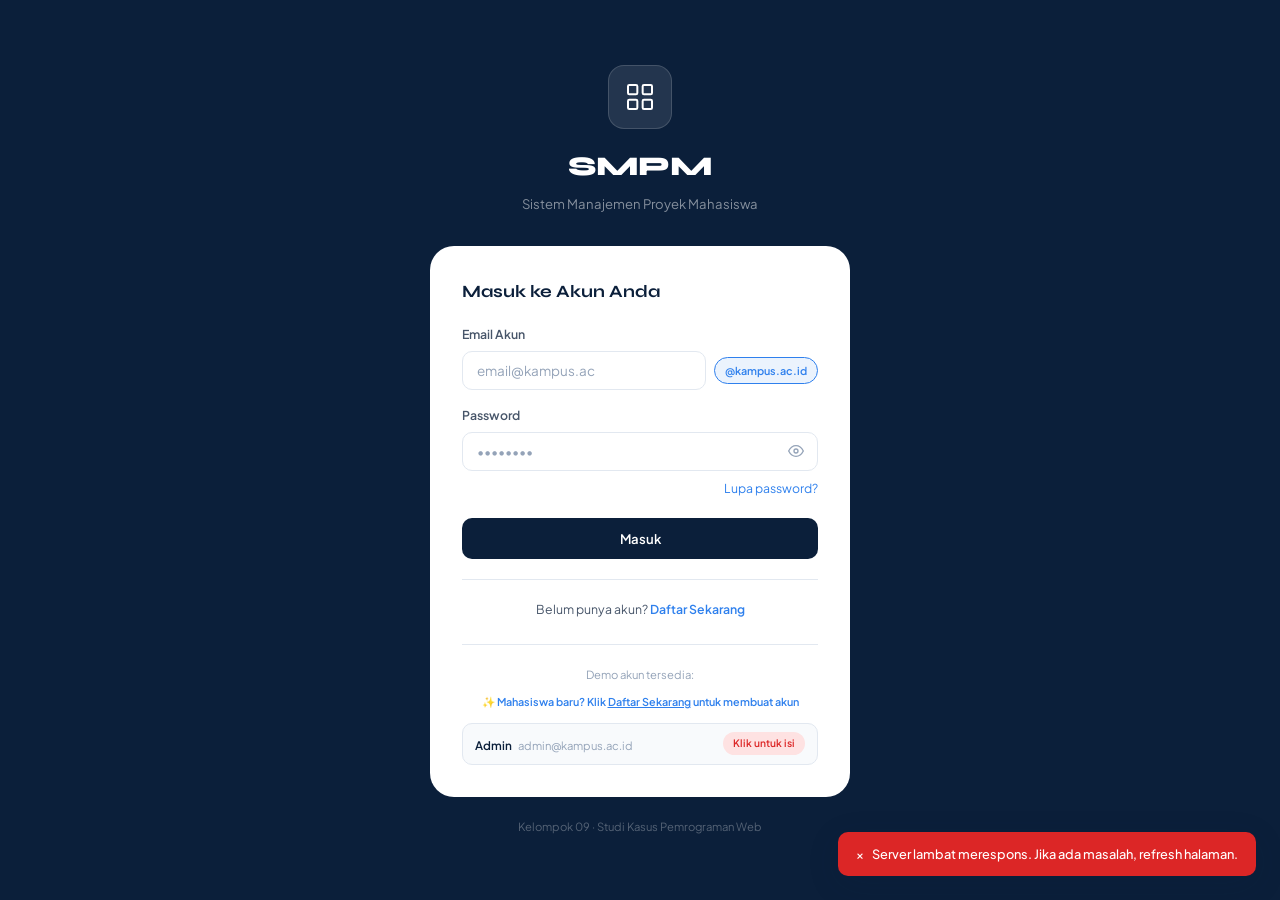
<file: index.html>
<!DOCTYPE html>
<html lang="id">
<head>
  <meta charset="UTF-8" />
  <meta name="viewport" content="width=device-width, initial-scale=1.0" />
  <title>SMPM — Sistem Manajemen Proyek Mahasiswa</title>
  <link rel="stylesheet" href="css/style.css" />
  <link rel="icon" href="data:image/svg+xml,<svg xmlns='http://www.w3.org/2000/svg' viewBox='0 0 32 32'><rect width='32' height='32' rx='8' fill='%230B1F3A'/><rect x='8' y='8' width='7' height='7' rx='1.5' fill='white'/><rect x='17' y='8' width='7' height='7' rx='1.5' fill='white'/><rect x='8' y='17' width='7' height='7' rx='1.5' fill='white'/><rect x='17' y='17' width='7' height='7' rx='1.5' fill='%232F80ED'/></svg>" />
</head>
<body>

<!-- ========== SIDEBAR ========== -->
<aside class="sidebar" id="sidebar">
  <div class="sidebar-brand">
    <div class="brand-name">SMPM</div>
    <div class="brand-sub">Sistem Manajemen Proyek Mahasiswa</div>
  </div>
  <nav class="sidebar-nav" id="sidebar-nav">
    <!-- Built dynamically by JS -->
  </nav>
  <div class="sidebar-footer">
    <div class="user-pill">
      <div class="avatar" id="sidebar-avatar">??</div>
      <div>
        <div class="user-name" id="sidebar-user-name">Loading...</div>
        <div class="user-role" id="sidebar-user-role">—</div>
      </div>
    </div>
    <button id="logout-btn" class="btn btn-outline w-full mt-8" style="color:rgba(255,255,255,.7);border-color:rgba(255,255,255,.2);background:transparent;font-size:.8rem">
      <svg width="14" height="14" viewBox="0 0 24 24" fill="none" stroke="currentColor" stroke-width="2"><path d="M9 21H5a2 2 0 01-2-2V5a2 2 0 012-2h4M16 17l5-5-5-5M21 12H9"/></svg>
      Keluar
    </button>
  </div>
</aside>

<!-- ========== TOPBAR ========== -->
<header class="topbar" id="topbar">
  <div class="topbar-left">
    <!-- Hamburger — hanya muncul di mobile -->
    <button class="hamburger-btn" id="hamburger-btn" title="Menu" onclick="toggleMobileSidebar()">
      <svg width="20" height="20" viewBox="0 0 24 24" fill="none" stroke="currentColor" stroke-width="2">
        <line x1="3" y1="6" x2="21" y2="6"/>
        <line x1="3" y1="12" x2="21" y2="12"/>
        <line x1="3" y1="18" x2="21" y2="18"/>
      </svg>
    </button>
    <div class="topbar-title" id="topbar-title">Dashboard</div>
  </div>
  <div class="topbar-actions">
    <div class="icon-btn notif-dot" title="Notifikasi">
      <svg width="17" height="17" viewBox="0 0 24 24" fill="none" stroke="currentColor" stroke-width="2"><path d="M18 8A6 6 0 006 8c0 7-3 9-3 9h18s-3-2-3-9M13.73 21a2 2 0 01-3.46 0"/></svg>
    </div>
    <div class="icon-btn" title="Pengaturan">
      <svg width="17" height="17" viewBox="0 0 24 24" fill="none" stroke="currentColor" stroke-width="2"><circle cx="12" cy="12" r="3"/><path d="M19.07 4.93l-1.41 1.41M4.93 4.93l1.41 1.41M19.07 19.07l-1.41-1.41M4.93 19.07l1.41-1.41M12 2v2M12 20v2M2 12h2M20 12h2"/></svg>
    </div>
  </div>
</header>

<!-- ========== MAIN CONTENT ========== -->
<div class="main-content" id="main-content">

  <!-- ===== LOGIN PAGE ===== -->
  <div id="page-login" class="screen hidden" style="min-height:100vh;display:flex;align-items:center;justify-content:center;background:var(--navy);padding:20px">
    <div style="width:100%;max-width:420px">
      <div style="text-align:center;margin-bottom:32px">
        <div style="width:64px;height:64px;background:rgba(255,255,255,.1);border-radius:16px;display:flex;align-items:center;justify-content:center;margin:0 auto 16px;border:1px solid rgba(255,255,255,.15)">
          <svg width="32" height="32" viewBox="0 0 24 24" fill="none" stroke="white" stroke-width="1.5"><rect x="3" y="3" width="7" height="7" rx="1"/><rect x="14" y="3" width="7" height="7" rx="1"/><rect x="3" y="14" width="7" height="7" rx="1"/><rect x="14" y="14" width="7" height="7" rx="1"/></svg>
        </div>
        <h1 style="font-family:var(--font-display);color:#fff;font-size:1.8rem;font-weight:800;letter-spacing:-.02em">SMPM</h1>
        <p style="color:rgba(255,255,255,.5);font-size:.875rem;margin-top:4px">Sistem Manajemen Proyek Mahasiswa</p>
      </div>

      <div style="background:var(--white);border-radius:var(--radius-xl);padding:32px">
        <h2 style="font-family:var(--font-display);font-size:1.15rem;font-weight:700;margin-bottom:20px">Masuk ke Akun Anda</h2>

        <div id="login-error" class="hidden" style="background:var(--danger-lt);color:var(--danger);padding:10px 14px;border-radius:var(--radius-md);font-size:.85rem;margin-bottom:16px;border:1px solid #FCA5A5">
          ✕ Email atau password salah. Coba lagi.
        </div>

        <div id="login-info" class="hidden" style="background:#DBEAFE;color:#1E40AF;padding:10px 14px;border-radius:var(--radius-md);font-size:.85rem;margin-bottom:16px;border:1px solid #93C5FD">
          ℹ️ Mahasiswa baru terdeteksi. Akun sementara dibuat untuk demo.
        </div>

        <form id="login-form">
          <div class="form-group mb-16">
            <label class="form-label">Email Akun</label>
            <div class="reg-input-wrap">
              <input id="login-email" class="form-control" type="email" placeholder="email@kampus.ac.id" value="" required style="padding-right:110px" />
              <span class="reg-input-hint" title="Klik untuk isi domain @kampus.ac.id" onclick="(function(){
                var inp = document.getElementById('login-email');
                var val = inp.value.trim();
                if(!val) { inp.value = '@kampus.ac.id'; inp.setSelectionRange(0,0); inp.focus(); }
                else if(!val.includes('@')) { inp.value = val + '@kampus.ac.id'; inp.focus(); }
                else if(val.endsWith('@')) { inp.value = val + 'kampus.ac.id'; inp.focus(); }
                else { inp.focus(); }
              })()">@kampus.ac.id</span>
            </div>
          </div>
          <div class="form-group mb-8">
            <label class="form-label">Password</label>
            <div style="position:relative">
              <input id="login-pass" class="form-control" type="password" placeholder="••••••••" value="" required style="padding-right:42px" />
              <button type="button" id="login-pass-toggle"
                onclick="(function(){var i=document.getElementById('login-pass');var b=document.getElementById('login-pass-toggle');i.type=i.type==='password'?'text':'password';b.innerHTML=i.type==='password'?'<svg width=&quot;16&quot; height=&quot;16&quot; viewBox=&quot;0 0 24 24&quot; fill=&quot;none&quot; stroke=&quot;currentColor&quot; stroke-width=&quot;2&quot;><path d=&quot;M1 12s4-8 11-8 11 8 11 8-4 8-11 8-11-8-11-8z&quot;/><circle cx=&quot;12&quot; cy=&quot;12&quot; r=&quot;3&quot;/></svg>':'<svg width=&quot;16&quot; height=&quot;16&quot; viewBox=&quot;0 0 24 24&quot; fill=&quot;none&quot; stroke=&quot;currentColor&quot; stroke-width=&quot;2&quot;><path d=&quot;M17.94 17.94A10.07 10.07 0 0112 20c-7 0-11-8-11-8a18.45 18.45 0 015.06-5.94M9.9 4.24A9.12 9.12 0 0112 4c7 0 11 8 11 8a18.5 18.5 0 01-2.16 3.19m-6.72-1.07a3 3 0 11-4.24-4.24&quot;/><line x1=&quot;1&quot; y1=&quot;1&quot; x2=&quot;23&quot; y2=&quot;23&quot;/></svg>';})()"
                style="position:absolute;right:10px;top:50%;transform:translateY(-50%);background:none;border:none;cursor:pointer;color:var(--text-3);padding:4px;display:flex;align-items:center;transition:color .15s"
                onmouseover="this.style.color='var(--text-2)'" onmouseout="this.style.color='var(--text-3)'"
                tabindex="-1">
                <svg width="16" height="16" viewBox="0 0 24 24" fill="none" stroke="currentColor" stroke-width="2"><path d="M1 12s4-8 11-8 11 8 11 8-4 8-11 8-11-8-11-8z"/><circle cx="12" cy="12" r="3"/></svg>
              </button>
            </div>
          </div>
          <div style="display:flex;justify-content:flex-end;margin-bottom:20px">
            <a href="javascript:void(0)" onclick="handleForgotPassword()" style="font-size:.82rem;color:var(--accent);cursor:pointer;text-decoration:none" onmouseover="this.style.textDecoration='underline'" onmouseout="this.style.textDecoration='none'">Lupa password?</a>
          </div>
          <button type="submit" class="btn btn-primary w-full" style="justify-content:center;padding:12px">Masuk</button>
        </form>
        
        <div style="text-align:center;margin-top:20px;padding-top:16px;border-top:1px solid var(--border)">
          <span style="font-size:.82rem;color:var(--text-2)">Belum punya akun? </span>
          <a href="javascript:void(0)" onclick="showRegisterPage()" style="font-size:.82rem;color:var(--accent);cursor:pointer;text-decoration:none;font-weight:600" onmouseover="this.style.textDecoration='underline'" onmouseout="this.style.textDecoration='none'">Daftar Sekarang</a>
        </div>

        <div style="margin-top:24px;padding-top:20px;border-top:1px solid var(--border)">
          <p style="font-size:.75rem;color:var(--text-3);text-align:center;margin-bottom:10px">Demo akun tersedia:</p>
          <p style="font-size:.72rem;color:var(--accent);text-align:center;margin-bottom:12px;font-weight:600">✨ Mahasiswa baru? Klik <a href="javascript:void(0)" onclick="showRegisterPage()" style="color:var(--accent);text-decoration:underline">Daftar Sekarang</a> untuk membuat akun</p>
          <div style="display:flex;flex-direction:column;gap:6px">
            <!-- Admin — BISA diklik -->
            <div onclick="fillLogin('admin@kampus.ac.id','password123')" style="display:flex;justify-content:space-between;align-items:center;padding:8px 12px;border-radius:var(--radius-md);background:var(--surface);cursor:pointer;transition:background .15s;border:1px solid var(--border)" onmouseover="this.style.background='var(--border)'" onmouseout="this.style.background='var(--surface)'" title="Klik untuk isi otomatis akun Admin">
              <div><span style="font-size:.78rem;font-weight:600">Admin</span><span style="font-size:.75rem;color:var(--text-3);margin-left:6px">admin@kampus.ac.id</span></div>
              <span class="badge badge-red" style="font-size:.68rem">Klik untuk isi</span>
            </div>
          </div>
        </div>
      </div>

      <p style="text-align:center;color:rgba(255,255,255,.3);font-size:.75rem;margin-top:20px">Kelompok 09 · Studi Kasus Pemrograman Web</p>
    </div>
  </div>
  
  <!-- ===== REGISTER PAGE ===== -->
  <div id="page-register" class="screen hidden">
    <div class="register-layout">

      <!-- LEFT PANEL — branding -->
      <div class="register-left">
        <div class="register-left-inner">
          <div class="reg-brand">
            <div class="reg-brand-logo">
              <svg width="28" height="28" viewBox="0 0 24 24" fill="none" stroke="white" stroke-width="1.8"><rect x="3" y="3" width="7" height="7" rx="1"/><rect x="14" y="3" width="7" height="7" rx="1"/><rect x="3" y="14" width="7" height="7" rx="1"/><rect x="14" y="14" width="7" height="7" rx="1"/></svg>
            </div>
            <span class="reg-brand-name">SMPM</span>
          </div>

          <div class="reg-hero">
            <h2 class="reg-hero-title">Mulai perjalanan<br/>akademikmu hari ini</h2>
            <p class="reg-hero-sub">Daftarkan dirimu dan kelola seluruh proyek kuliah dalam satu platform yang terintegrasi.</p>
          </div>

          <div class="reg-features">
            <div class="reg-feature-item">
              <div class="reg-feature-icon">
                <svg width="16" height="16" viewBox="0 0 24 24" fill="none" stroke="currentColor" stroke-width="2"><path d="M9 5H7a2 2 0 00-2 2v12a2 2 0 002 2h10a2 2 0 002-2V7a2 2 0 00-2-2h-2"/><rect x="9" y="3" width="6" height="4" rx="1"/><path d="M9 12h6M9 16h4"/></svg>
              </div>
              <div>
                <div class="reg-feature-title">Manajemen Tugas</div>
                <div class="reg-feature-desc">Pantau semua tugas kelompok dengan mudah</div>
              </div>
            </div>
            <div class="reg-feature-item">
              <div class="reg-feature-icon">
                <svg width="16" height="16" viewBox="0 0 24 24" fill="none" stroke="currentColor" stroke-width="2"><rect x="3" y="4" width="18" height="18" rx="2"/><path d="M16 2v4M8 2v4M3 10h18"/></svg>
              </div>
              <div>
                <div class="reg-feature-title">Deadline Tracking</div>
                <div class="reg-feature-desc">Kalender interaktif agar tak ada deadline terlewat</div>
              </div>
            </div>
            <div class="reg-feature-item">
              <div class="reg-feature-icon">
                <svg width="16" height="16" viewBox="0 0 24 24" fill="none" stroke="currentColor" stroke-width="2"><path d="M21 15v4a2 2 0 01-2 2H5a2 2 0 01-2-2v-4M17 8l-5-5-5 5M12 3v12"/></svg>
              </div>
              <div>
                <div class="reg-feature-title">Upload Progress</div>
                <div class="reg-feature-desc">Kirim laporan langsung ke dosen pembimbing</div>
              </div>
            </div>
          </div>

          <p class="reg-footer-note">Kelompok 09 · Studi Kasus Pemrograman Web</p>
        </div>

        <!-- decorative blobs -->
        <div class="reg-blob reg-blob-1"></div>
        <div class="reg-blob reg-blob-2"></div>
      </div>

      <!-- RIGHT PANEL — form -->
      <div class="register-right">
        <div class="register-form-wrap">

          <div class="reg-form-header">
            <h1 class="reg-form-title">Buat Akun Baru</h1>
            <p class="reg-form-sub">Isi data diri kamu untuk mulai bergabung</p>
          </div>

          <div id="register-error" class="reg-alert reg-alert-error hidden">
            <svg width="15" height="15" viewBox="0 0 24 24" fill="none" stroke="currentColor" stroke-width="2.5"><circle cx="12" cy="12" r="10"/><path d="M12 8v4M12 16h.01"/></svg>
            <span id="register-error-msg"></span>
          </div>

          <form id="register-form" class="reg-form">

            <!-- Row: Nama + NIM -->
            <div class="reg-row">
              <div class="reg-field">
                <label class="reg-label">
                  <svg width="13" height="13" viewBox="0 0 24 24" fill="none" stroke="currentColor" stroke-width="2"><path d="M20 21v-2a4 4 0 00-4-4H8a4 4 0 00-4 4v2"/><circle cx="12" cy="7" r="4"/></svg>
                  Nama Lengkap
                </label>
                <input id="reg-nama" class="reg-input" type="text" placeholder="Nama lengkap Anda" required />
              </div>
              <div class="reg-field">
                <label class="reg-label">
                  <svg width="13" height="13" viewBox="0 0 24 24" fill="none" stroke="currentColor" stroke-width="2"><rect x="2" y="7" width="20" height="14" rx="2"/><path d="M16 7V5a2 2 0 00-4 0v2M12 12v4"/></svg>
                  NIM
                </label>
                <input id="reg-nim" class="reg-input" type="text" placeholder="Contoh: 2021001" required />
              </div>
            </div>

            <!-- Email -->
            <div class="reg-field">
              <label class="reg-label">
                <svg width="13" height="13" viewBox="0 0 24 24" fill="none" stroke="currentColor" stroke-width="2"><path d="M4 4h16c1.1 0 2 .9 2 2v12c0 1.1-.9 2-2 2H4c-1.1 0-2-.9-2-2V6c0-1.1.9-2 2-2z"/><polyline points="22,6 12,13 2,6"/></svg>
                Email Kampus
              </label>
              <div class="reg-input-wrap">
                <input id="reg-email" class="reg-input" type="email" placeholder="nama@kampus.ac.id" required />
                <span class="reg-input-hint" title="Klik untuk isi domain" onclick="(function(){
                  var inp = document.getElementById('reg-email');
                  var val = inp.value.trim();
                  if(!val) { inp.value = '@kampus.ac.id'; inp.setSelectionRange(0,0); inp.focus(); }
                  else if(!val.includes('@')) { inp.value = val + '@kampus.ac.id'; inp.focus(); }
                  else if(val.endsWith('@')) { inp.value = val + 'kampus.ac.id'; inp.focus(); }
                  else { inp.focus(); }
                })()">@kampus.ac.id</span>
              </div>
            </div>

            <!-- Kelompok -->
            <div class="reg-field">
              <label class="reg-label">
                <svg width="13" height="13" viewBox="0 0 24 24" fill="none" stroke="currentColor" stroke-width="2"><path d="M17 21v-2a4 4 0 00-4-4H5a4 4 0 00-4 4v2"/><circle cx="9" cy="7" r="4"/><path d="M23 21v-2a4 4 0 00-3-3.87M16 3.13a4 4 0 010 7.75"/></svg>
                Kelompok
              </label>
              <select id="reg-kelompok" class="reg-input reg-select" required>
                <option value="">— Pilih kelompok Anda —</option>
              </select>
            </div>

            <!-- Row: Password + Confirm -->
            <div class="reg-row">
              <div class="reg-field">
                <label class="reg-label">
                  <svg width="13" height="13" viewBox="0 0 24 24" fill="none" stroke="currentColor" stroke-width="2"><rect x="3" y="11" width="18" height="11" rx="2"/><path d="M7 11V7a5 5 0 0110 0v4"/></svg>
                  Password
                </label>
                <div class="reg-pass-wrap">
                  <input id="reg-pass" class="reg-input" type="password" placeholder="Min. 6 karakter" required />
                  <button type="button" class="reg-eye-btn" onclick="toggleRegPass('reg-pass', this)" tabindex="-1">
                    <svg width="15" height="15" viewBox="0 0 24 24" fill="none" stroke="currentColor" stroke-width="2"><path d="M1 12s4-8 11-8 11 8 11 8-4 8-11 8-11-8-11-8z"/><circle cx="12" cy="12" r="3"/></svg>
                  </button>
                </div>
              </div>
              <div class="reg-field">
                <label class="reg-label">
                  <svg width="13" height="13" viewBox="0 0 24 24" fill="none" stroke="currentColor" stroke-width="2"><path d="M9 12l2 2 4-4"/><rect x="3" y="11" width="18" height="11" rx="2"/><path d="M7 11V7a5 5 0 0110 0v4"/></svg>
                  Konfirmasi
                </label>
                <div class="reg-pass-wrap">
                  <input id="reg-confirm" class="reg-input" type="password" placeholder="Ulangi password" required />
                  <button type="button" class="reg-eye-btn" onclick="toggleRegPass('reg-confirm', this)" tabindex="-1">
                    <svg width="15" height="15" viewBox="0 0 24 24" fill="none" stroke="currentColor" stroke-width="2"><path d="M1 12s4-8 11-8 11 8 11 8-4 8-11 8-11-8-11-8z"/><circle cx="12" cy="12" r="3"/></svg>
                  </button>
                </div>
              </div>
            </div>

            <!-- Password strength -->
            <div class="reg-strength" id="reg-strength-wrap" style="display:none">
              <div class="reg-strength-bar">
                <div class="reg-strength-fill" id="reg-strength-fill"></div>
              </div>
              <span class="reg-strength-label" id="reg-strength-label">Lemah</span>
            </div>

            <button type="submit" class="reg-submit-btn">
              <svg width="16" height="16" viewBox="0 0 24 24" fill="none" stroke="currentColor" stroke-width="2.5"><path d="M16 21v-2a4 4 0 00-4-4H5a4 4 0 00-4 4v2"/><circle cx="8.5" cy="7" r="4"/><line x1="20" y1="8" x2="20" y2="14"/><line x1="23" y1="11" x2="17" y2="11"/></svg>
              Daftar Sekarang
            </button>
          </form>

          <div class="reg-signin-row">
            <span>Sudah punya akun?</span>
            <a href="javascript:void(0)" onclick="showLoginPage()" class="reg-signin-link">Masuk di sini →</a>
          </div>

        </div>
      </div>

    </div>
  </div>

  <!-- ===== DASHBOARD PAGE ===== -->
  <div id="page-dashboard" class="screen hidden">
    <div class="page-body">
      <div class="page-header">
        <h1>Selamat Datang</h1>
        <p id="dash-welcome">Ringkasan aktivitas proyek Anda hari ini.</p>
      </div>
      <div class="stat-grid" id="dash-stats"></div>
      <div id="dash-progress"></div>
      <div id="dash-recent"></div>
    </div>
  </div>

  <!-- ===== TUGAS PAGE ===== -->
  <div id="page-tugas" class="screen hidden">
    <div class="page-body">
      <div class="page-header">
        <h1>Tugas Saya</h1>
        <p>Semua tugas yang ditugaskan kepada Anda dalam kelompok.</p>
      </div>
      <div id="tugas-list"></div>
    </div>
  </div>

  <!-- ===== DEADLINE PAGE ===== -->
  <div id="page-deadline" class="screen hidden">
    <div class="page-body">
      <div class="page-header">
        <h1>Deadline Tracking</h1>
        <p>Pantau semua tenggat waktu tugas Anda.</p>
      </div>
      
      <!-- Calendar View -->
      <div class="card mb-16">
        <div class="card-title">📅 Kalender Deadline</div>
        <div id="deadline-calendar" style="max-width:280px;margin:0 auto"></div>
      </div>
      
      <!-- List View -->
      <div class="card">
        <div class="card-title">📋 Daftar Deadline</div>
        <div id="deadline-list"></div>
      </div>
    </div>
  </div>

  <!-- ===== UPLOAD PAGE ===== -->
  <div id="page-upload" class="screen hidden">
    <div class="page-body">
      <div class="page-header">
        <h1>Upload Progress</h1>
        <p>Unggah file laporan, desain, atau dokumentasi proyek.</p>
      </div>
      <div class="card mb-16">
        <div class="card-title">Upload File Baru</div>
        <div style="display:flex;flex-direction:column;gap:12px">
          <div class="form-group">
            <label class="form-label">Pilih Tugas <span style="color:var(--danger)">*</span></label>
            <select id="upload-tugas" class="form-control">
              <option value="">-- Pilih Tugas yang Ingin Diupload --</option>
            </select>
            <div class="text-xs text-muted" style="margin-top:4px">💡 Hanya menampilkan tugas yang belum selesai</div>
          </div>
          <div style="display:flex;gap:12px;align-items:flex-end;flex-wrap:wrap">
            <div class="form-group" style="flex:1;min-width:200px">
              <label class="form-label">Pilih File <span style="color:var(--danger)">*</span></label>
              <input id="upload-input" class="form-control" type="file" accept=".pdf,.doc,.docx,.png,.jpg,.fig,.zip" />
            </div>
            <button class="btn btn-primary" onclick="handleUpload()">
              <svg width="15" height="15" viewBox="0 0 24 24" fill="none" stroke="currentColor" stroke-width="2"><path d="M21 15v4a2 2 0 01-2 2H5a2 2 0 01-2-2v-4M17 8l-5-5-5 5M12 3v12"/></svg>
              Upload
            </button>
          </div>
        </div>
      </div>
      <div class="card">
        <div class="card-title">File Terunggah</div>
        <div id="upload-list"></div>
      </div>
    </div>
  </div>

  <!-- ===== KELOMPOK PAGE ===== -->
  <div id="page-kelompok" class="screen hidden">
    <div class="page-body">
      <div class="page-header">
        <h1>Kelompok Saya</h1>
        <p>Informasi kelompok, anggota, dan dosen pembimbing.</p>
      </div>
      <div id="kelompok-detail"></div>
    </div>
  </div>

  <!-- ===== NILAI SAYA PAGE (Mahasiswa) ===== -->
  <div id="page-nilaiSaya" class="screen hidden">
    <div class="page-body">
      <div class="page-header">
        <h1>Nilai Saya</h1>
        <p>Lihat nilai dan feedback dari dosen pembimbing untuk kelompok Anda.</p>
      </div>
      <div id="nilaiSaya-list"></div>
    </div>
  </div>

  <!-- ===== TUGAS KELOMPOK PAGE (Dosen) ===== -->
  <div id="page-tugasDosen" class="screen hidden">
    <div class="page-body">
      <div class="page-header">
        <h1>Tugas Kelompok</h1>
        <p>Kelola dan tambahkan tugas untuk mahasiswa bimbingan Anda.</p>
      </div>
      <div id="tugasDosen-list"></div>
    </div>
  </div>

  <!-- ===== MONITORING PAGE (Dosen) ===== -->
  <div id="page-monitoring" class="screen hidden">
    <div class="page-body">
      <div class="page-header">
        <h1>Monitoring Kelompok</h1>
        <p>Pantau perkembangan semua kelompok bimbingan Anda.</p>
      </div>
      <div id="monitoring-list"></div>
    </div>
  </div>

  <!-- ===== PENILAIAN PAGE (Dosen) ===== -->
  <div id="page-penilaian" class="screen hidden">
    <div class="page-body">
      <div class="page-header">
        <h1>Penilaian</h1>
        <p>Berikan nilai dan feedback untuk setiap kelompok.</p>
      </div>
      <div id="penilaian-list"></div>
    </div>
  </div>

  <!-- ===== MANAGE USER PAGE (Admin) ===== -->
  <div id="page-manageUser" class="screen hidden">
    <div class="page-body">
      <div class="page-header">
        <h1>Kelola Pengguna</h1>
        <p>Tambah, edit, dan hapus akun pengguna sistem.</p>
      </div>
      <div id="manageUser-list"></div>
    </div>
  </div>

  <!-- ===== MANAGE KELOMPOK PAGE (Admin) ===== -->
  <div id="page-manageKelompok" class="screen hidden">
    <div class="page-body">
      <div class="page-header">
        <h1>Kelola Kelompok</h1>
        <p>Atur pembagian kelompok dan penugasan dosen pembimbing.</p>
      </div>
      <div id="manageKelompok-list"></div>
    </div>
  </div>

</div><!-- /main-content -->

<!-- ========== SIDEBAR OVERLAY (mobile) ========== -->
<div id="sidebar-overlay" onclick="closeMobileSidebar()" style="display:none;position:fixed;inset:0;background:rgba(0,0,0,.5);z-index:99;backdrop-filter:blur(2px)"></div>

<!-- ========== MODAL ========== -->
<div id="modal-overlay" class="modal-overlay hidden">
  <div class="modal" id="modal-body"></div>
</div>

<!-- ========== TOAST ========== -->
<div class="toast-container" id="toast-container"></div>

<script src="js/app.js"></script>
<script src="js/patch.js"></script>
<script>
function fillLogin(email, pass) {
  document.getElementById('login-email').value = email;
  document.getElementById('login-pass').value = pass;
}
</script>
</body>
</html>
</file>
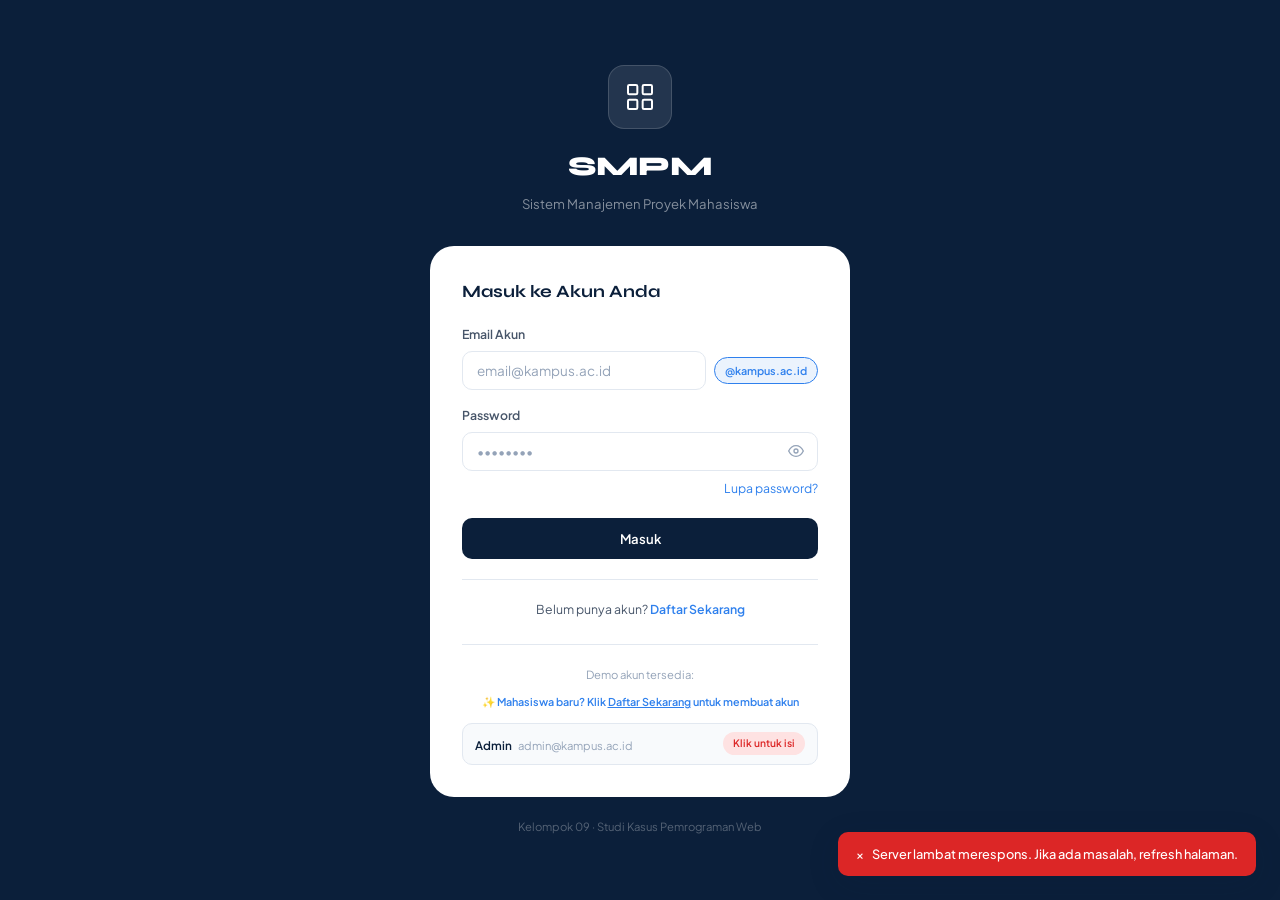
<file: app.html>
<!DOCTYPE html>
<html lang="id">
<head>
  <meta charset="UTF-8" />
  <meta name="viewport" content="width=device-width, initial-scale=1.0" />
  <title>SMPM — Sistem Manajemen Proyek Mahasiswa</title>
  <link rel="stylesheet" href="css/style.css" />
  <link rel="icon" href="data:image/svg+xml,<svg xmlns='http://www.w3.org/2000/svg' viewBox='0 0 32 32'><rect width='32' height='32' rx='8' fill='%230B1F3A'/><rect x='8' y='8' width='7' height='7' rx='1.5' fill='white'/><rect x='17' y='8' width='7' height='7' rx='1.5' fill='white'/><rect x='8' y='17' width='7' height='7' rx='1.5' fill='white'/><rect x='17' y='17' width='7' height='7' rx='1.5' fill='%232F80ED'/></svg>" />
</head>
<body>

<!-- ========== SIDEBAR ========== -->
<aside class="sidebar" id="sidebar">
  <div class="sidebar-brand">
    <div class="brand-name">SMPM</div>
    <div class="brand-sub">Sistem Manajemen Proyek Mahasiswa</div>
  </div>
  <nav class="sidebar-nav" id="sidebar-nav">
    <!-- Built dynamically by JS -->
  </nav>
  <div class="sidebar-footer">
    <div class="user-pill">
      <div class="avatar" id="sidebar-avatar">??</div>
      <div>
        <div class="user-name" id="sidebar-user-name">Loading...</div>
        <div class="user-role" id="sidebar-user-role">—</div>
      </div>
    </div>
    <button id="logout-btn" class="btn btn-outline w-full mt-8" style="color:rgba(255,255,255,.7);border-color:rgba(255,255,255,.2);background:transparent;font-size:.8rem">
      <svg width="14" height="14" viewBox="0 0 24 24" fill="none" stroke="currentColor" stroke-width="2"><path d="M9 21H5a2 2 0 01-2-2V5a2 2 0 012-2h4M16 17l5-5-5-5M21 12H9"/></svg>
      Keluar
    </button>
  </div>
</aside>

<!-- ========== TOPBAR ========== -->
<header class="topbar" id="topbar">
  <div class="topbar-left">
    <!-- Hamburger — hanya muncul di mobile -->
    <button class="hamburger-btn" id="hamburger-btn" title="Menu" onclick="toggleMobileSidebar()">
      <svg width="20" height="20" viewBox="0 0 24 24" fill="none" stroke="currentColor" stroke-width="2">
        <line x1="3" y1="6" x2="21" y2="6"/>
        <line x1="3" y1="12" x2="21" y2="12"/>
        <line x1="3" y1="18" x2="21" y2="18"/>
      </svg>
    </button>
    <div class="topbar-title" id="topbar-title">Dashboard</div>
  </div>
  <div class="topbar-actions">
    <div class="icon-btn notif-dot" title="Notifikasi">
      <svg width="17" height="17" viewBox="0 0 24 24" fill="none" stroke="currentColor" stroke-width="2"><path d="M18 8A6 6 0 006 8c0 7-3 9-3 9h18s-3-2-3-9M13.73 21a2 2 0 01-3.46 0"/></svg>
    </div>
    <div class="icon-btn" title="Pengaturan">
      <svg width="17" height="17" viewBox="0 0 24 24" fill="none" stroke="currentColor" stroke-width="2"><circle cx="12" cy="12" r="3"/><path d="M19.07 4.93l-1.41 1.41M4.93 4.93l1.41 1.41M19.07 19.07l-1.41-1.41M4.93 19.07l1.41-1.41M12 2v2M12 20v2M2 12h2M20 12h2"/></svg>
    </div>
  </div>
</header>

<!-- ========== MAIN CONTENT ========== -->
<div class="main-content" id="main-content">

  <!-- ===== LOGIN PAGE ===== -->
  <div id="page-login" class="screen hidden" style="min-height:100vh;display:flex;align-items:center;justify-content:center;background:var(--navy);padding:20px">
    <div style="width:100%;max-width:420px">
      <div style="text-align:center;margin-bottom:32px">
        <div style="width:64px;height:64px;background:rgba(255,255,255,.1);border-radius:16px;display:flex;align-items:center;justify-content:center;margin:0 auto 16px;border:1px solid rgba(255,255,255,.15)">
          <svg width="32" height="32" viewBox="0 0 24 24" fill="none" stroke="white" stroke-width="1.5"><rect x="3" y="3" width="7" height="7" rx="1"/><rect x="14" y="3" width="7" height="7" rx="1"/><rect x="3" y="14" width="7" height="7" rx="1"/><rect x="14" y="14" width="7" height="7" rx="1"/></svg>
        </div>
        <h1 style="font-family:var(--font-display);color:#fff;font-size:1.8rem;font-weight:800;letter-spacing:-.02em">SMPM</h1>
        <p style="color:rgba(255,255,255,.5);font-size:.875rem;margin-top:4px">Sistem Manajemen Proyek Mahasiswa</p>
      </div>

      <div style="background:var(--white);border-radius:var(--radius-xl);padding:32px">
        <h2 style="font-family:var(--font-display);font-size:1.15rem;font-weight:700;margin-bottom:20px">Masuk ke Akun Anda</h2>

        <div id="login-error" class="hidden" style="background:var(--danger-lt);color:var(--danger);padding:10px 14px;border-radius:var(--radius-md);font-size:.85rem;margin-bottom:16px;border:1px solid #FCA5A5">
          ✕ Email atau password salah. Coba lagi.
        </div>

        <div id="login-info" class="hidden" style="background:#DBEAFE;color:#1E40AF;padding:10px 14px;border-radius:var(--radius-md);font-size:.85rem;margin-bottom:16px;border:1px solid #93C5FD">
          ℹ️ Mahasiswa baru terdeteksi. Akun sementara dibuat untuk demo.
        </div>

        <form id="login-form">
          <div class="form-group mb-16">
            <label class="form-label">Email Akun</label>
            <div class="reg-input-wrap">
              <input id="login-email" class="form-control" type="email" placeholder="email@kampus.ac.id" required autocomplete="off" />
              <span class="reg-input-hint" title="Klik untuk isi domain @kampus.ac.id" onclick="(function(){
                var inp = document.getElementById('login-email');
                var val = inp.value.trim();
                if(!val) { inp.value = '@kampus.ac.id'; inp.setSelectionRange(0,0); inp.focus(); }
                else if(!val.includes('@')) { inp.value = val + '@kampus.ac.id'; inp.focus(); }
                else if(val.endsWith('@')) { inp.value = val + 'kampus.ac.id'; inp.focus(); }
                else { inp.focus(); }
              })()">@kampus.ac.id</span>
            </div>
          </div>
          <div class="form-group mb-8">
            <label class="form-label">Password</label>
            <div style="position:relative">
              <input id="login-pass" class="form-control" type="password" placeholder="••••••••" required style="padding-right:42px" autocomplete="off" />
              <button type="button" id="login-pass-toggle"
                onclick="(function(){var i=document.getElementById('login-pass');var b=document.getElementById('login-pass-toggle');i.type=i.type==='password'?'text':'password';b.innerHTML=i.type==='password'?'<svg width=&quot;16&quot; height=&quot;16&quot; viewBox=&quot;0 0 24 24&quot; fill=&quot;none&quot; stroke=&quot;currentColor&quot; stroke-width=&quot;2&quot;><path d=&quot;M1 12s4-8 11-8 11 8 11 8-4 8-11 8-11-8-11-8z&quot;/><circle cx=&quot;12&quot; cy=&quot;12&quot; r=&quot;3&quot;/></svg>':'<svg width=&quot;16&quot; height=&quot;16&quot; viewBox=&quot;0 0 24 24&quot; fill=&quot;none&quot; stroke=&quot;currentColor&quot; stroke-width=&quot;2&quot;><path d=&quot;M17.94 17.94A10.07 10.07 0 0112 20c-7 0-11-8-11-8a18.45 18.45 0 015.06-5.94M9.9 4.24A9.12 9.12 0 0112 4c7 0 11 8 11 8a18.5 18.5 0 01-2.16 3.19m-6.72-1.07a3 3 0 11-4.24-4.24&quot;/><line x1=&quot;1&quot; y1=&quot;1&quot; x2=&quot;23&quot; y2=&quot;23&quot;/></svg>';})()"
                style="position:absolute;right:10px;top:50%;transform:translateY(-50%);background:none;border:none;cursor:pointer;color:var(--text-3);padding:4px;display:flex;align-items:center;transition:color .15s"
                onmouseover="this.style.color='var(--text-2)'" onmouseout="this.style.color='var(--text-3)'"
                tabindex="-1">
                <svg width="16" height="16" viewBox="0 0 24 24" fill="none" stroke="currentColor" stroke-width="2"><path d="M1 12s4-8 11-8 11 8 11 8-4 8-11 8-11-8-11-8z"/><circle cx="12" cy="12" r="3"/></svg>
              </button>
            </div>
          </div>
          <div style="display:flex;justify-content:flex-end;margin-bottom:20px">
            <a href="javascript:void(0)" onclick="handleForgotPassword()" style="font-size:.82rem;color:var(--accent);cursor:pointer;text-decoration:none" onmouseover="this.style.textDecoration='underline'" onmouseout="this.style.textDecoration='none'">Lupa password?</a>
          </div>
          <button type="submit" class="btn btn-primary w-full" style="justify-content:center;padding:12px">Masuk</button>
        </form>
        
        <div style="text-align:center;margin-top:20px;padding-top:16px;border-top:1px solid var(--border)">
          <span style="font-size:.82rem;color:var(--text-2)">Belum punya akun? </span>
          <a href="javascript:void(0)" onclick="showRegisterPage()" style="font-size:.82rem;color:var(--accent);cursor:pointer;text-decoration:none;font-weight:600" onmouseover="this.style.textDecoration='underline'" onmouseout="this.style.textDecoration='none'">Daftar Sekarang</a>
        </div>

        <div style="margin-top:24px;padding-top:20px;border-top:1px solid var(--border)">
          <p style="font-size:.75rem;color:var(--text-3);text-align:center;margin-bottom:10px">Demo akun tersedia:</p>
          <p style="font-size:.72rem;color:var(--accent);text-align:center;margin-bottom:12px;font-weight:600">✨ Mahasiswa baru? Klik <a href="javascript:void(0)" onclick="showRegisterPage()" style="color:var(--accent);text-decoration:underline">Daftar Sekarang</a> untuk membuat akun</p>
          <div style="display:flex;flex-direction:column;gap:6px">
            <!-- Admin — BISA diklik -->
            <div onclick="fillLogin('admin@kampus.ac.id','password123')" style="display:flex;justify-content:space-between;align-items:center;padding:8px 12px;border-radius:var(--radius-md);background:var(--surface);cursor:pointer;transition:background .15s;border:1px solid var(--border)" onmouseover="this.style.background='var(--border)'" onmouseout="this.style.background='var(--surface)'" title="Klik untuk isi otomatis akun Admin">
              <div><span style="font-size:.78rem;font-weight:600">Admin</span><span style="font-size:.75rem;color:var(--text-3);margin-left:6px">admin@kampus.ac.id</span></div>
              <span class="badge badge-red" style="font-size:.68rem">Klik untuk isi</span>
            </div>
          </div>
        </div>
      </div>

      <p style="text-align:center;color:rgba(255,255,255,.3);font-size:.75rem;margin-top:20px">Kelompok 09 · Studi Kasus Pemrograman Web</p>
    </div>
  </div>
  
  <!-- ===== REGISTER PAGE ===== -->
  <div id="page-register" class="screen hidden">
    <div class="register-layout">

      <!-- LEFT PANEL — branding -->
      <div class="register-left">
        <div class="register-left-inner">
          <div class="reg-brand">
            <div class="reg-brand-logo">
              <svg width="28" height="28" viewBox="0 0 24 24" fill="none" stroke="white" stroke-width="1.8"><rect x="3" y="3" width="7" height="7" rx="1"/><rect x="14" y="3" width="7" height="7" rx="1"/><rect x="3" y="14" width="7" height="7" rx="1"/><rect x="14" y="14" width="7" height="7" rx="1"/></svg>
            </div>
            <span class="reg-brand-name">SMPM</span>
          </div>

          <div class="reg-hero">
            <h2 class="reg-hero-title">Mulai perjalanan<br/>akademikmu hari ini</h2>
            <p class="reg-hero-sub">Daftarkan dirimu dan kelola seluruh proyek kuliah dalam satu platform yang terintegrasi.</p>
          </div>

          <div class="reg-features">
            <div class="reg-feature-item">
              <div class="reg-feature-icon">
                <svg width="16" height="16" viewBox="0 0 24 24" fill="none" stroke="currentColor" stroke-width="2"><path d="M9 5H7a2 2 0 00-2 2v12a2 2 0 002 2h10a2 2 0 002-2V7a2 2 0 00-2-2h-2"/><rect x="9" y="3" width="6" height="4" rx="1"/><path d="M9 12h6M9 16h4"/></svg>
              </div>
              <div>
                <div class="reg-feature-title">Manajemen Tugas</div>
                <div class="reg-feature-desc">Pantau semua tugas kelompok dengan mudah</div>
              </div>
            </div>
            <div class="reg-feature-item">
              <div class="reg-feature-icon">
                <svg width="16" height="16" viewBox="0 0 24 24" fill="none" stroke="currentColor" stroke-width="2"><rect x="3" y="4" width="18" height="18" rx="2"/><path d="M16 2v4M8 2v4M3 10h18"/></svg>
              </div>
              <div>
                <div class="reg-feature-title">Deadline Tracking</div>
                <div class="reg-feature-desc">Kalender interaktif agar tak ada deadline terlewat</div>
              </div>
            </div>
            <div class="reg-feature-item">
              <div class="reg-feature-icon">
                <svg width="16" height="16" viewBox="0 0 24 24" fill="none" stroke="currentColor" stroke-width="2"><path d="M21 15v4a2 2 0 01-2 2H5a2 2 0 01-2-2v-4M17 8l-5-5-5 5M12 3v12"/></svg>
              </div>
              <div>
                <div class="reg-feature-title">Upload Progress</div>
                <div class="reg-feature-desc">Kirim laporan langsung ke dosen pembimbing</div>
              </div>
            </div>
          </div>

          <p class="reg-footer-note">Kelompok 09 · Studi Kasus Pemrograman Web</p>
        </div>

        <!-- decorative blobs -->
        <div class="reg-blob reg-blob-1"></div>
        <div class="reg-blob reg-blob-2"></div>
      </div>

      <!-- RIGHT PANEL — form -->
      <div class="register-right">
        <div class="register-form-wrap">

          <div class="reg-form-header">
            <h1 class="reg-form-title">Buat Akun Baru</h1>
            <p class="reg-form-sub">Isi data diri kamu untuk mulai bergabung</p>
          </div>

          <div id="register-error" class="reg-alert reg-alert-error hidden">
            <svg width="15" height="15" viewBox="0 0 24 24" fill="none" stroke="currentColor" stroke-width="2.5"><circle cx="12" cy="12" r="10"/><path d="M12 8v4M12 16h.01"/></svg>
            <span id="register-error-msg"></span>
          </div>

          <form id="register-form" class="reg-form">

            <!-- Row: Nama + NIM -->
            <div class="reg-row">
              <div class="reg-field">
                <label class="reg-label">
                  <svg width="13" height="13" viewBox="0 0 24 24" fill="none" stroke="currentColor" stroke-width="2"><path d="M20 21v-2a4 4 0 00-4-4H8a4 4 0 00-4 4v2"/><circle cx="12" cy="7" r="4"/></svg>
                  Nama Lengkap
                </label>
                <input id="reg-nama" class="reg-input" type="text" placeholder="Nama lengkap Anda" required autocomplete="off" />
              </div>
              <div class="reg-field">
                <label class="reg-label">
                  <svg width="13" height="13" viewBox="0 0 24 24" fill="none" stroke="currentColor" stroke-width="2"><rect x="2" y="7" width="20" height="14" rx="2"/><path d="M16 7V5a2 2 0 00-4 0v2M12 12v4"/></svg>
                  NIM
                </label>
                <input id="reg-nim" class="reg-input" type="text" placeholder="Contoh: 2021001" required autocomplete="off" />
              </div>
            </div>

            <!-- Email -->
            <div class="reg-field">
              <label class="reg-label">
                <svg width="13" height="13" viewBox="0 0 24 24" fill="none" stroke="currentColor" stroke-width="2"><path d="M4 4h16c1.1 0 2 .9 2 2v12c0 1.1-.9 2-2 2H4c-1.1 0-2-.9-2-2V6c0-1.1.9-2 2-2z"/><polyline points="22,6 12,13 2,6"/></svg>
                Email Kampus
              </label>
              <div class="reg-input-wrap">
                <input id="reg-email" class="reg-input" type="email" placeholder="nama@kampus.ac.id" required autocomplete="off" />
                <span class="reg-input-hint" title="Klik untuk isi domain" onclick="(function(){
                  var inp = document.getElementById('reg-email');
                  var val = inp.value.trim();
                  if(!val) { inp.value = '@kampus.ac.id'; inp.setSelectionRange(0,0); inp.focus(); }
                  else if(!val.includes('@')) { inp.value = val + '@kampus.ac.id'; inp.focus(); }
                  else if(val.endsWith('@')) { inp.value = val + 'kampus.ac.id'; inp.focus(); }
                  else { inp.focus(); }
                })()">@kampus.ac.id</span>
              </div>
            </div>

            <!-- Kelompok -->
            <div class="reg-field">
              <label class="reg-label">
                <svg width="13" height="13" viewBox="0 0 24 24" fill="none" stroke="currentColor" stroke-width="2"><path d="M17 21v-2a4 4 0 00-4-4H5a4 4 0 00-4 4v2"/><circle cx="9" cy="7" r="4"/><path d="M23 21v-2a4 4 0 00-3-3.87M16 3.13a4 4 0 010 7.75"/></svg>
                Kelompok
              </label>
              <select id="reg-kelompok" class="reg-input reg-select" required>
                <option value="">— Pilih kelompok Anda —</option>
              </select>
            </div>

            <!-- Row: Password + Confirm -->
            <div class="reg-row">
              <div class="reg-field">
                <label class="reg-label">
                  <svg width="13" height="13" viewBox="0 0 24 24" fill="none" stroke="currentColor" stroke-width="2"><rect x="3" y="11" width="18" height="11" rx="2"/><path d="M7 11V7a5 5 0 0110 0v4"/></svg>
                  Password
                </label>
                <div class="reg-pass-wrap">
                  <input id="reg-pass" class="reg-input" type="password" placeholder="Min. 6 karakter" required autocomplete="new-password" />
                  <button type="button" class="reg-eye-btn" onclick="toggleRegPass('reg-pass', this)" tabindex="-1">
                    <svg width="15" height="15" viewBox="0 0 24 24" fill="none" stroke="currentColor" stroke-width="2"><path d="M1 12s4-8 11-8 11 8 11 8-4 8-11 8-11-8-11-8z"/><circle cx="12" cy="12" r="3"/></svg>
                  </button>
                </div>
              </div>
              <div class="reg-field">
                <label class="reg-label">
                  <svg width="13" height="13" viewBox="0 0 24 24" fill="none" stroke="currentColor" stroke-width="2"><path d="M9 12l2 2 4-4"/><rect x="3" y="11" width="18" height="11" rx="2"/><path d="M7 11V7a5 5 0 0110 0v4"/></svg>
                  Konfirmasi
                </label>
                <div class="reg-pass-wrap">
                  <input id="reg-confirm" class="reg-input" type="password" placeholder="Ulangi password" required autocomplete="new-password" />
                  <button type="button" class="reg-eye-btn" onclick="toggleRegPass('reg-confirm', this)" tabindex="-1">
                    <svg width="15" height="15" viewBox="0 0 24 24" fill="none" stroke="currentColor" stroke-width="2"><path d="M1 12s4-8 11-8 11 8 11 8-4 8-11 8-11-8-11-8z"/><circle cx="12" cy="12" r="3"/></svg>
                  </button>
                </div>
              </div>
            </div>

            <!-- Password strength -->
            <div class="reg-strength" id="reg-strength-wrap" style="display:none">
              <div class="reg-strength-bar">
                <div class="reg-strength-fill" id="reg-strength-fill"></div>
              </div>
              <span class="reg-strength-label" id="reg-strength-label">Lemah</span>
            </div>

            <button type="submit" class="reg-submit-btn">
              <svg width="16" height="16" viewBox="0 0 24 24" fill="none" stroke="currentColor" stroke-width="2.5"><path d="M16 21v-2a4 4 0 00-4-4H5a4 4 0 00-4 4v2"/><circle cx="8.5" cy="7" r="4"/><line x1="20" y1="8" x2="20" y2="14"/><line x1="23" y1="11" x2="17" y2="11"/></svg>
              Daftar Sekarang
            </button>
          </form>

          <div class="reg-signin-row">
            <span>Sudah punya akun?</span>
            <a href="javascript:void(0)" onclick="showLoginPage()" class="reg-signin-link">Masuk di sini →</a>
          </div>

        </div>
      </div>

    </div>
  </div>

  <!-- ===== DASHBOARD PAGE ===== -->
  <div id="page-dashboard" class="screen hidden">
    <div class="page-body">
      <div class="page-header">
        <h1>Selamat Datang</h1>
        <p id="dash-welcome">Ringkasan aktivitas proyek Anda hari ini.</p>
      </div>
      <div class="stat-grid" id="dash-stats"></div>
      <div id="dash-progress"></div>
      <div id="dash-recent"></div>
    </div>
  </div>

  <!-- ===== TUGAS PAGE ===== -->
  <div id="page-tugas" class="screen hidden">
    <div class="page-body">
      <div class="page-header">
        <h1>Tugas Saya</h1>
        <p>Semua tugas yang ditugaskan kepada Anda dalam kelompok.</p>
      </div>
      <div id="tugas-list"></div>
    </div>
  </div>

  <!-- ===== DEADLINE PAGE ===== -->
  <div id="page-deadline" class="screen hidden">
    <div class="page-body">
      <div class="page-header">
        <h1>Deadline Tracking</h1>
        <p>Pantau semua tenggat waktu tugas Anda.</p>
      </div>
      
      <!-- Calendar View -->
      <div class="card mb-16">
        <div class="card-title">📅 Kalender Deadline</div>
        <div id="deadline-calendar" style="max-width:280px;margin:0 auto"></div>
      </div>
      
      <!-- List View -->
      <div class="card">
        <div class="card-title">📋 Daftar Deadline</div>
        <div id="deadline-list"></div>
      </div>
    </div>
  </div>

  <!-- ===== UPLOAD PAGE ===== -->
  <div id="page-upload" class="screen hidden">
    <div class="page-body">
      <div class="page-header">
        <h1>Upload Progress</h1>
        <p>Unggah file laporan, desain, atau dokumentasi proyek.</p>
      </div>
      <div class="card mb-16">
        <div class="card-title">Upload File Baru</div>
        <div style="display:flex;flex-direction:column;gap:12px">
          <div class="form-group">
            <label class="form-label">Pilih Tugas <span style="color:var(--danger)">*</span></label>
            <select id="upload-tugas" class="form-control">
              <option value="">-- Pilih Tugas yang Ingin Diupload --</option>
            </select>
            <div class="text-xs text-muted" style="margin-top:4px">💡 Hanya menampilkan tugas yang belum selesai</div>
          </div>
          <div style="display:flex;gap:12px;align-items:flex-end;flex-wrap:wrap">
            <div class="form-group" style="flex:1;min-width:200px">
              <label class="form-label">Pilih File <span style="color:var(--danger)">*</span></label>
              <input id="upload-input" class="form-control" type="file" accept=".pdf,.doc,.docx,.png,.jpg,.fig,.zip" />
            </div>
            <button class="btn btn-primary" onclick="handleUpload()">
              <svg width="15" height="15" viewBox="0 0 24 24" fill="none" stroke="currentColor" stroke-width="2"><path d="M21 15v4a2 2 0 01-2 2H5a2 2 0 01-2-2v-4M17 8l-5-5-5 5M12 3v12"/></svg>
              Upload
            </button>
          </div>
        </div>
      </div>
      <div class="card">
        <div class="card-title">File Terunggah</div>
        <div id="upload-list"></div>
      </div>
    </div>
  </div>

  <!-- ===== KELOMPOK PAGE ===== -->
  <div id="page-kelompok" class="screen hidden">
    <div class="page-body">
      <div class="page-header">
        <h1>Kelompok Saya</h1>
        <p>Informasi kelompok, anggota, dan dosen pembimbing.</p>
      </div>
      <div id="kelompok-detail"></div>
    </div>
  </div>

  <!-- ===== NILAI SAYA PAGE (Mahasiswa) ===== -->
  <div id="page-nilaiSaya" class="screen hidden">
    <div class="page-body">
      <div class="page-header">
        <h1>Nilai Saya</h1>
        <p>Lihat nilai dan feedback dari dosen pembimbing untuk kelompok Anda.</p>
      </div>
      <div id="nilaiSaya-list"></div>
    </div>
  </div>

  <!-- ===== TUGAS KELOMPOK PAGE (Dosen) ===== -->
  <div id="page-tugasDosen" class="screen hidden">
    <div class="page-body">
      <div class="page-header">
        <h1>Tugas Kelompok</h1>
        <p>Kelola dan tambahkan tugas untuk mahasiswa bimbingan Anda.</p>
      </div>
      <div id="tugasDosen-list"></div>
    </div>
  </div>

  <!-- ===== MONITORING PAGE (Dosen) ===== -->
  <div id="page-monitoring" class="screen hidden">
    <div class="page-body">
      <div class="page-header">
        <h1>Monitoring Kelompok</h1>
        <p>Pantau perkembangan semua kelompok bimbingan Anda.</p>
      </div>
      <div id="monitoring-list"></div>
    </div>
  </div>

  <!-- ===== PENILAIAN PAGE (Dosen) ===== -->
  <div id="page-penilaian" class="screen hidden">
    <div class="page-body">
      <div class="page-header">
        <h1>Penilaian</h1>
        <p>Berikan nilai dan feedback untuk setiap kelompok.</p>
      </div>
      <div id="penilaian-list"></div>
    </div>
  </div>

  <!-- ===== MANAGE USER PAGE (Admin) ===== -->
  <div id="page-manageUser" class="screen hidden">
    <div class="page-body">
      <div class="page-header">
        <h1>Kelola Pengguna</h1>
        <p>Tambah, edit, dan hapus akun pengguna sistem.</p>
      </div>
      <div id="manageUser-list"></div>
    </div>
  </div>

  <!-- ===== MANAGE KELOMPOK PAGE (Admin) ===== -->
  <div id="page-manageKelompok" class="screen hidden">
    <div class="page-body">
      <div class="page-header">
        <h1>Kelola Kelompok</h1>
        <p>Atur pembagian kelompok dan penugasan dosen pembimbing.</p>
      </div>
      <div id="manageKelompok-list"></div>
    </div>
  </div>

</div><!-- /main-content -->

<!-- ========== SIDEBAR OVERLAY (mobile) ========== -->
<div id="sidebar-overlay" onclick="closeMobileSidebar()" style="display:none;position:fixed;inset:0;background:rgba(0,0,0,.5);z-index:99;backdrop-filter:blur(2px)"></div>

<!-- ========== MODAL ========== -->
<div id="modal-overlay" class="modal-overlay hidden">
  <div class="modal" id="modal-body"></div>
</div>

<!-- ========== TOAST ========== -->
<div class="toast-container" id="toast-container"></div>

<script src="js/app.js"></script>
<script src="js/patch.js"></script>
<script>
function fillLogin(email, pass) {
  document.getElementById('login-email').value = email;
  document.getElementById('login-pass').value = pass;
}
</script>
</body>
</html>
</file>
<file: css/style.css>
@import url('https://fonts.googleapis.com/css2?family=Plus+Jakarta+Sans:wght@400;500;600;700&family=Syne:wght@600;700;800&family=Outfit:wght@300;400;500;600;700;800&display=swap');

/* ===================== VARIABLES ===================== */
:root {
  --navy:       #0B1F3A;
  --navy-mid:   #132d52;
  --navy-light: #1e4275;
  --accent:     #2F80ED;
  --accent-lt:  #EBF3FD;
  --success:    #16A34A;
  --success-lt: #DCFCE7;
  --warning:    #D97706;
  --warning-lt: #FEF3C7;
  --danger:     #DC2626;
  --danger-lt:  #FEE2E2;
  --text-1:     #0B1F3A;
  --text-2:     #475569;
  --text-3:     #94A3B8;
  --surface:    #F8FAFC;
  --white:      #ffffff;
  --border:     #E2E8F0;
  --border-2:   #CBD5E1;
  --radius-sm:  6px;
  --radius-md:  10px;
  --radius-lg:  16px;
  --radius-xl:  24px;
  --shadow-sm:  0 1px 3px rgba(11,31,58,.08);
  --shadow-md:  0 4px 16px rgba(11,31,58,.10);
  --shadow-lg:  0 8px 32px rgba(11,31,58,.13);
  --font-display: 'Syne', sans-serif;
  --font-body:    'Plus Jakarta Sans', sans-serif;
  --sidebar-w: 240px;
}

/* ===================== RESET ===================== */
*, *::before, *::after { box-sizing: border-box; margin: 0; padding: 0; }
html { font-size: 15px; }
body {
  font-family: var(--font-body);
  color: var(--text-1);
  background: var(--surface);
  line-height: 1.6;
  min-height: 100vh;
}
a { text-decoration: none; color: inherit; }
ul { list-style: none; }
img { max-width: 100%; }
button { cursor: pointer; font-family: var(--font-body); }
input, select, textarea { font-family: var(--font-body); }

/* ===================== UTILITIES ===================== */
.hidden   { display: none !important; }
.flex     { display: flex; }
.flex-col { flex-direction: column; }
.items-center { align-items: center; }
.justify-between { justify-content: space-between; }
.gap-8  { gap: 8px; }
.gap-12 { gap: 12px; }
.gap-16 { gap: 16px; }
.gap-24 { gap: 24px; }
.w-full { width: 100%; }
.text-sm  { font-size: 0.8rem; }
.text-muted { color: var(--text-2); }
.font-600  { font-weight: 600; }
.mt-4  { margin-top: 4px; }
.mt-8  { margin-top: 8px; }
.mt-16 { margin-top: 16px; }
.mt-24 { margin-top: 24px; }
.mb-4  { margin-bottom: 4px; }
.mb-8  { margin-bottom: 8px; }
.mb-16 { margin-bottom: 16px; }
.mb-24 { margin-bottom: 24px; }

/* ===================== CARD ===================== */
.card {
  background: var(--white);
  border: 1px solid var(--border);
  border-radius: var(--radius-lg);
  padding: 20px 24px;
  box-shadow: var(--shadow-sm);
}
.card-title {
  font-family: var(--font-display);
  font-size: 1rem;
  font-weight: 700;
  color: var(--text-1);
  margin-bottom: 16px;
}

/* ===================== BADGE ===================== */
.badge {
  display: inline-flex;
  align-items: center;
  gap: 4px;
  padding: 3px 10px;
  border-radius: 20px;
  font-size: 0.75rem;
  font-weight: 600;
}
.badge-blue    { background: var(--accent-lt);   color: var(--accent); }
.badge-green   { background: var(--success-lt);  color: var(--success); }
.badge-amber   { background: var(--warning-lt);  color: var(--warning); }
.badge-red     { background: var(--danger-lt);   color: var(--danger); }
.badge-navy    { background: #EEF2FF;            color: var(--navy-light); }

/* ===================== BUTTONS ===================== */
.btn {
  display: inline-flex;
  align-items: center;
  gap: 6px;
  padding: 9px 18px;
  border-radius: var(--radius-md);
  font-size: 0.875rem;
  font-weight: 600;
  border: none;
  transition: all 0.18s ease;
}
.btn-primary {
  background: var(--navy);
  color: var(--white);
}
.btn-primary:hover { background: var(--navy-mid); transform: translateY(-1px); box-shadow: var(--shadow-md); }
.btn-outline {
  background: transparent;
  color: var(--navy);
  border: 1.5px solid var(--border-2);
}
.btn-outline:hover { background: var(--surface); }
.btn-sm { padding: 6px 12px; font-size: 0.8rem; }
.btn-danger { background: var(--danger-lt); color: var(--danger); }
.btn-danger:hover { background: #FCA5A5; }
.btn-success { background: var(--success-lt); color: var(--success); }

/* ===================== FORM ELEMENTS ===================== */
.form-group { display: flex; flex-direction: column; gap: 6px; }
.form-label { font-size: 0.82rem; font-weight: 600; color: var(--text-2); }
.form-control {
  padding: 10px 14px;
  border: 1.5px solid var(--border);
  border-radius: var(--radius-md);
  font-size: 0.9rem;
  color: var(--text-1);
  background: var(--white);
  transition: border-color 0.15s;
  outline: none;
  width: 100%;
}
.form-control:focus { border-color: var(--accent); box-shadow: 0 0 0 3px rgba(47,128,237,.12); }
.form-control::placeholder { color: var(--text-3); }

/* ===================== PROGRESS BAR ===================== */
.progress-wrap {
  height: 7px;
  background: var(--border);
  border-radius: 10px;
  overflow: hidden;
}
.progress-fill {
  height: 100%;
  border-radius: 10px;
  transition: width 0.6s ease;
}
.progress-blue   { background: var(--accent); }
.progress-green  { background: var(--success); }
.progress-amber  { background: var(--warning); }
.progress-red    { background: var(--danger); }

/* ===================== TABLE ===================== */
.table-wrap { overflow-x: auto; }
.data-table {
  width: 100%;
  border-collapse: collapse;
  font-size: 0.875rem;
}
.data-table thead th {
  padding: 10px 14px;
  text-align: left;
  font-size: 0.78rem;
  font-weight: 700;
  text-transform: uppercase;
  letter-spacing: .04em;
  color: var(--text-3);
  border-bottom: 1.5px solid var(--border);
  white-space: nowrap;
}
.data-table tbody td {
  padding: 12px 14px;
  border-bottom: 1px solid var(--border);
  color: var(--text-1);
  vertical-align: middle;
}
.data-table tbody tr:last-child td { border-bottom: none; }
.data-table tbody tr:hover td { background: var(--surface); }

/* ===================== STAT CARD ===================== */
.stat-grid { display: grid; grid-template-columns: repeat(auto-fit, minmax(140px, 1fr)); gap: 16px; }
.stat-card {
  background: var(--white);
  border: 1px solid var(--border);
  border-radius: var(--radius-lg);
  padding: 20px 20px 16px;
  box-shadow: var(--shadow-sm);
  position: relative;
  overflow: hidden;
  transition: box-shadow .2s, transform .2s;
}
.stat-card:hover {
  box-shadow: var(--shadow-md);
  transform: translateY(-2px);
}
.stat-card::before {
  content: '';
  position: absolute;
  top: 0; left: 0; right: 0;
  height: 3px;
  background: linear-gradient(90deg, var(--accent), var(--navy));
  border-radius: var(--radius-lg) var(--radius-lg) 0 0;
}
.stat-label {
  font-size: 0.72rem;
  color: var(--text-3);
  font-weight: 600;
  text-transform: uppercase;
  letter-spacing: .06em;
}
.stat-value {
  font-family: 'Outfit', 'Plus Jakarta Sans', sans-serif;
  font-size: 2.2rem;
  font-weight: 700;
  margin-top: 6px;
  line-height: 1;
  color: var(--navy);
  letter-spacing: -0.02em;
}
.stat-sub { font-size: 0.75rem; color: var(--text-3); margin-top: 4px; }

/* ===================== SIDEBAR ===================== */
.sidebar {
  width: var(--sidebar-w);
  min-height: 100vh;
  background: var(--navy);
  display: flex;
  flex-direction: column;
  position: fixed;
  left: 0; top: 0;
  z-index: 100;
  transition: transform 0.25s ease;
}
.sidebar-brand {
  padding: 24px 20px 16px;
  border-bottom: 1px solid rgba(255,255,255,.08);
}
.sidebar-brand .brand-name {
  font-family: var(--font-display);
  font-size: 1.25rem;
  font-weight: 800;
  color: #fff;
  letter-spacing: -.01em;
}
.sidebar-brand .brand-sub {
  font-size: 0.7rem;
  color: rgba(255,255,255,.45);
  margin-top: 2px;
}
.sidebar-nav { padding: 16px 12px; flex: 1; }
.nav-section-label {
  font-size: 0.65rem;
  font-weight: 700;
  text-transform: uppercase;
  letter-spacing: .08em;
  color: rgba(255,255,255,.35);
  padding: 0 8px;
  margin: 16px 0 6px;
}
.nav-item {
  display: flex;
  align-items: center;
  gap: 10px;
  padding: 10px 12px;
  border-radius: var(--radius-md);
  color: rgba(255,255,255,.6);
  font-size: 0.875rem;
  font-weight: 500;
  transition: all 0.15s;
  margin-bottom: 2px;
  cursor: pointer;
}
.nav-item svg { width: 17px; height: 17px; flex-shrink: 0; }
.nav-item:hover { background: rgba(255,255,255,.08); color: #fff; }
.nav-item.active { background: rgba(255,255,255,.12); color: #fff; font-weight: 600; }
.nav-item .nav-badge {
  margin-left: auto;
  background: var(--accent);
  color: #fff;
  font-size: 0.65rem;
  font-weight: 700;
  padding: 1px 6px;
  border-radius: 10px;
}
.sidebar-footer {
  padding: 16px 12px;
  border-top: 1px solid rgba(255,255,255,.08);
}
.user-pill {
  display: flex;
  align-items: center;
  gap: 10px;
  padding: 8px;
  border-radius: var(--radius-md);
  cursor: pointer;
}
.user-pill:hover { background: rgba(255,255,255,.07); }
.avatar {
  width: 34px; height: 34px;
  border-radius: 50%;
  background: var(--accent);
  display: flex;
  align-items: center;
  justify-content: center;
  font-size: 0.8rem;
  font-weight: 700;
  color: #fff;
  flex-shrink: 0;
}
.avatar-lg { width: 46px; height: 46px; font-size: 1rem; }
.user-name  { font-size: 0.82rem; font-weight: 600; color: #fff; }
.user-role  { font-size: 0.7rem; color: rgba(255,255,255,.45); }

/* ===================== TOPBAR ===================== */
.topbar {
  height: 60px;
  background: var(--white);
  border-bottom: 1px solid var(--border);
  display: flex;
  align-items: center;
  justify-content: space-between;
  padding: 0 28px;
  position: sticky;
  top: 0;
  z-index: 50;
  margin-left: var(--sidebar-w);
}
.topbar-title {
  font-family: var(--font-display);
  font-size: 1rem;
  font-weight: 700;
}
.topbar-actions { display: flex; align-items: center; gap: 12px; }
.icon-btn {
  width: 36px; height: 36px;
  border-radius: var(--radius-md);
  border: 1px solid var(--border);
  background: var(--white);
  display: flex; align-items: center; justify-content: center;
  cursor: pointer;
  color: var(--text-2);
  transition: all 0.15s;
}
.icon-btn:hover { background: var(--surface); color: var(--text-1); }
.notif-dot {
  position: relative;
}
.notif-dot::after {
  content: '';
  position: absolute;
  top: 6px; right: 6px;
  width: 7px; height: 7px;
  border-radius: 50%;
  background: var(--danger);
  border: 1.5px solid var(--white);
}

/* ===================== MAIN LAYOUT ===================== */
.app-shell { display: flex; min-height: 100vh; }
.main-content {
  flex: 1;
  margin-left: var(--sidebar-w);
  display: flex;
  flex-direction: column;
  min-height: 100vh;
}
.page-body {
  flex: 1;
  padding: 24px 28px;
}
.page-header { margin-bottom: 24px; }
.page-header h1 {
  font-family: var(--font-display);
  font-size: 1.4rem;
  font-weight: 800;
}
.page-header p { font-size: 0.875rem; color: var(--text-2); margin-top: 3px; }

/* ===================== TOAST ===================== */
.toast-container {
  position: fixed;
  bottom: 24px; right: 24px;
  display: flex; flex-direction: column; gap: 8px;
  z-index: 9999;
}
.toast {
  background: var(--navy);
  color: #fff;
  padding: 12px 18px;
  border-radius: var(--radius-md);
  font-size: 0.85rem;
  font-weight: 500;
  box-shadow: var(--shadow-lg);
  animation: slideIn 0.3s ease;
  display: flex; align-items: center; gap: 8px;
}
.toast.success { background: var(--success); }
.toast.error   { background: var(--danger); }
@keyframes slideIn { from { transform: translateX(120%); opacity: 0; } to { transform: translateX(0); opacity: 1; } }
@keyframes fadeOut { to { opacity: 0; transform: translateX(120%); } }

/* ===================== MODAL ===================== */
.modal-overlay {
  position: fixed; inset: 0;
  background: rgba(11,31,58,.5);
  backdrop-filter: blur(4px);
  z-index: 200;
  display: flex; align-items: center; justify-content: center;
  padding: 20px;
}
.modal {
  background: var(--white);
  border-radius: var(--radius-xl);
  padding: 28px;
  width: 100%; max-width: 480px;
  max-height: 85vh;
  overflow-y: auto;
  box-shadow: var(--shadow-lg);
  animation: modalIn 0.2s ease;
}
.modal::-webkit-scrollbar {
  width: 6px;
}
.modal::-webkit-scrollbar-track {
  background: transparent;
}
.modal::-webkit-scrollbar-thumb {
  background: var(--border);
  border-radius: 3px;
}
.modal::-webkit-scrollbar-thumb:hover {
  background: var(--text-3);
}
.modal-header { display: flex; justify-content: space-between; align-items: center; margin-bottom: 20px; }
.modal-title { font-family: var(--font-display); font-size: 1.1rem; font-weight: 800; }
.modal-close {
  width: 28px; height: 28px; border-radius: 50%;
  border: none; background: var(--surface); cursor: pointer;
  display: flex; align-items: center; justify-content: center;
  color: var(--text-2); font-size: 1.1rem;
}
@keyframes modalIn { from { transform: scale(0.95) translateY(10px); opacity: 0; } to { transform: scale(1) translateY(0); opacity: 1; } }

/* ===================== TABS ===================== */
.tabs { display: flex; border-bottom: 2px solid var(--border); margin-bottom: 20px; }
.tab-btn {
  padding: 10px 18px;
  font-size: 0.875rem;
  font-weight: 600;
  color: var(--text-2);
  background: none;
  border: none;
  border-bottom: 2px solid transparent;
  margin-bottom: -2px;
  cursor: pointer;
  transition: all 0.15s;
}
.tab-btn:hover { color: var(--text-1); }
.tab-btn.active { color: var(--navy); border-bottom-color: var(--navy); }

/* ===================== EMPTY STATE ===================== */
.empty-state {
  text-align: center;
  padding: 40px 20px;
  color: var(--text-3);
}
.empty-state svg { width: 48px; height: 48px; margin: 0 auto 12px; opacity: 0.4; }
.empty-state p { font-size: 0.875rem; }

/* ===================== HAMBURGER BUTTON ===================== */
.hamburger-btn {
  display: none;
  align-items: center;
  justify-content: center;
  width: 36px;
  height: 36px;
  border: 1px solid var(--border);
  border-radius: var(--radius-md);
  background: var(--white);
  cursor: pointer;
  color: var(--text-2);
  flex-shrink: 0;
  transition: background .15s;
}
.hamburger-btn:hover { background: var(--surface); }

.topbar-left {
  display: flex;
  align-items: center;
  gap: 12px;
}

/* ===================== RESPONSIVE ===================== */
@media (max-width: 768px) {
  /* Sidebar tersembunyi, bisa dibuka dengan hamburger */
  .sidebar {
    transform: translateX(-100%);
    z-index: 100;
    transition: transform .25s ease;
  }
  .sidebar.open { transform: translateX(0); }

  /* Topbar full width */
  .main-content { margin-left: 0; }
  .topbar {
    margin-left: 0;
    padding: 0 16px;
  }

  /* Tampilkan hamburger */
  .hamburger-btn { display: flex; }

  /* Stat grid 2 kolom */
  .stat-grid { grid-template-columns: repeat(2, 1fr); }

  /* Kurangi padding halaman */
  .page-body { padding: 14px 12px; }

  /* Table bisa scroll horizontal */
  .table-wrap { -webkit-overflow-scrolling: touch; }

  /* Card padding lebih kecil */
  .card { padding: 14px 16px; }

  /* Modal full width */
  .modal { max-width: calc(100vw - 32px); padding: 20px; }

  /* Register layout: sembunyikan panel kiri */
  .register-left { display: none; }
  .register-right {
    background: var(--navy);
    padding: 24px 16px;
    min-height: 100vh;
  }
  .register-form-wrap {
    background: var(--white);
    border-radius: var(--radius-xl);
    padding: 24px 20px;
    max-width: 100%;
  }

  /* Reg row jadi 1 kolom */
  .reg-row { grid-template-columns: 1fr; }

  /* Page header lebih compact */
  .page-header h1 { font-size: 1.2rem; }
}


/* ===================== REGISTER PAGE ===================== */
.register-layout {
  display: flex;
  min-height: 100vh;
  width: 100%;
}

/* ---- Left branding panel ---- */
.register-left {
  position: relative;
  flex: 0 0 420px;
  background: var(--navy);
  overflow: hidden;
  display: flex;
  align-items: stretch;
}

.register-left-inner {
  position: relative;
  z-index: 2;
  display: flex;
  flex-direction: column;
  padding: 44px 40px;
  width: 100%;
}

/* decorative blobs */
.reg-blob {
  position: absolute;
  border-radius: 50%;
  opacity: .12;
  pointer-events: none;
}
.reg-blob-1 {
  width: 320px; height: 320px;
  background: var(--accent);
  top: -80px; right: -80px;
}
.reg-blob-2 {
  width: 240px; height: 240px;
  background: #7C3AED;
  bottom: -60px; left: -60px;
}

/* brand in left panel */
.reg-brand {
  display: flex;
  align-items: center;
  gap: 12px;
  margin-bottom: auto;
}
.reg-brand-logo {
  width: 44px; height: 44px;
  background: rgba(255,255,255,.1);
  border: 1px solid rgba(255,255,255,.15);
  border-radius: 12px;
  display: flex;
  align-items: center;
  justify-content: center;
  flex-shrink: 0;
}
.reg-brand-name {
  font-family: var(--font-display);
  font-size: 1.35rem;
  font-weight: 800;
  color: #fff;
  letter-spacing: -.02em;
}

/* hero text */
.reg-hero {
  margin-top: 64px;
}
.reg-hero-title {
  font-family: var(--font-display);
  font-size: 1.9rem;
  font-weight: 800;
  color: #fff;
  line-height: 1.2;
  letter-spacing: -.02em;
}
.reg-hero-sub {
  color: rgba(255,255,255,.55);
  font-size: .88rem;
  line-height: 1.65;
  margin-top: 14px;
}

/* feature list */
.reg-features {
  margin-top: 40px;
  display: flex;
  flex-direction: column;
  gap: 20px;
}
.reg-feature-item {
  display: flex;
  align-items: flex-start;
  gap: 14px;
}
.reg-feature-icon {
  flex-shrink: 0;
  width: 36px; height: 36px;
  border-radius: 10px;
  background: rgba(255,255,255,.1);
  border: 1px solid rgba(255,255,255,.12);
  display: flex;
  align-items: center;
  justify-content: center;
  color: rgba(255,255,255,.8);
}
.reg-feature-title {
  font-size: .85rem;
  font-weight: 600;
  color: #fff;
}
.reg-feature-desc {
  font-size: .78rem;
  color: rgba(255,255,255,.45);
  margin-top: 2px;
  line-height: 1.4;
}

.reg-footer-note {
  margin-top: auto;
  padding-top: 40px;
  font-size: .72rem;
  color: rgba(255,255,255,.2);
}

/* ---- Right form panel ---- */
.register-right {
  flex: 1;
  display: flex;
  align-items: center;
  justify-content: center;
  background: #F1F5F9;
  padding: 40px 24px;
  overflow-y: auto;
}

.register-form-wrap {
  width: 100%;
  max-width: 520px;
}

.reg-form-header {
  margin-bottom: 28px;
}
.reg-form-title {
  font-family: var(--font-display);
  font-size: 1.55rem;
  font-weight: 800;
  color: var(--text-1);
  letter-spacing: -.02em;
}
.reg-form-sub {
  font-size: .85rem;
  color: var(--text-2);
  margin-top: 5px;
}

/* alert */
.reg-alert {
  display: flex;
  align-items: center;
  gap: 9px;
  padding: 12px 16px;
  border-radius: var(--radius-md);
  font-size: .83rem;
  font-weight: 500;
  margin-bottom: 20px;
}
.reg-alert-error {
  background: var(--danger-lt);
  color: var(--danger);
  border: 1px solid #FCA5A5;
}

/* form internals */
.reg-form {
  display: flex;
  flex-direction: column;
  gap: 18px;
}

.reg-row {
  display: grid;
  grid-template-columns: 1fr 1fr;
  gap: 14px;
}

.reg-field {
  display: flex;
  flex-direction: column;
  gap: 7px;
}

.reg-label {
  display: flex;
  align-items: center;
  gap: 6px;
  font-size: .78rem;
  font-weight: 700;
  color: var(--text-2);
  text-transform: uppercase;
  letter-spacing: .04em;
}
.reg-label svg { flex-shrink: 0; opacity: .7; }

.reg-input {
  width: 100%;
  padding: 11px 14px;
  border: 1.5px solid var(--border);
  border-radius: var(--radius-md);
  font-family: var(--font-body);
  font-size: .9rem;
  color: var(--text-1);
  background: var(--white);
  outline: none;
  transition: border-color .15s, box-shadow .15s;
}
.reg-input:focus {
  border-color: var(--accent);
  box-shadow: 0 0 0 3px rgba(47,128,237,.12);
}
.reg-input::placeholder { color: var(--text-3); }

.reg-select {
  appearance: none;
  background-image: url("data:image/svg+xml,%3Csvg xmlns='http://www.w3.org/2000/svg' width='12' height='12' viewBox='0 0 24 24' fill='none' stroke='%2394A3B8' stroke-width='2.5'%3E%3Cpolyline points='6 9 12 15 18 9'/%3E%3C/svg%3E");
  background-repeat: no-repeat;
  background-position: right 12px center;
  padding-right: 36px;
}

/* option disabled di select - kelompok penuh */
select option:disabled {
  color: #aaa !important;
  background: #f5f5f5 !important;
  font-style: italic;
  cursor: not-allowed;
}

/* email hint badge */
.reg-input-wrap {
  display: flex;
  align-items: center;
  gap: 8px;
}
.reg-input-wrap input {
  flex: 1;
  min-width: 0;
}
.reg-input-hint {
  flex-shrink: 0;
  font-size: .72rem;
  font-weight: 600;
  color: var(--accent);
  background: var(--accent-lt);
  padding: 4px 10px;
  border-radius: 20px;
  cursor: pointer;
  user-select: none;
  white-space: nowrap;
  transition: background .15s, color .15s;
  border: 1px solid var(--accent);
}
.reg-input-hint:hover {
  background: var(--accent);
  color: #fff;
}

/* password eye toggle */
.reg-pass-wrap {
  position: relative;
}
.reg-eye-btn {
  position: absolute;
  right: 10px;
  top: 50%;
  transform: translateY(-50%);
  background: none;
  border: none;
  cursor: pointer;
  color: var(--text-3);
  padding: 4px;
  display: flex;
  align-items: center;
  transition: color .15s;
}
.reg-eye-btn:hover { color: var(--text-2); }
.reg-pass-wrap .reg-input { padding-right: 40px; }

/* password strength */
.reg-strength {
  display: flex;
  align-items: center;
  gap: 10px;
  margin-top: -6px;
}
.reg-strength-bar {
  flex: 1;
  height: 5px;
  background: var(--border);
  border-radius: 10px;
  overflow: hidden;
}
.reg-strength-fill {
  height: 100%;
  border-radius: 10px;
  transition: width .3s ease, background .3s ease;
  width: 0%;
}
.reg-strength-label {
  font-size: .72rem;
  font-weight: 700;
  white-space: nowrap;
}

/* submit button */
.reg-submit-btn {
  width: 100%;
  display: flex;
  align-items: center;
  justify-content: center;
  gap: 8px;
  padding: 13px 20px;
  background: var(--navy);
  color: #fff;
  font-family: var(--font-body);
  font-size: .92rem;
  font-weight: 700;
  border: none;
  border-radius: var(--radius-md);
  cursor: pointer;
  transition: background .18s, transform .18s, box-shadow .18s;
  margin-top: 4px;
  letter-spacing: .01em;
}
.reg-submit-btn:hover {
  background: var(--navy-mid);
  transform: translateY(-1px);
  box-shadow: var(--shadow-md);
}
.reg-submit-btn:active {
  transform: translateY(0);
}

/* sign in link */
.reg-signin-row {
  display: flex;
  align-items: center;
  justify-content: center;
  gap: 6px;
  margin-top: 24px;
  font-size: .83rem;
  color: var(--text-2);
}
.reg-signin-link {
  font-weight: 700;
  color: var(--accent);
  cursor: pointer;
  transition: color .15s;
}
.reg-signin-link:hover { color: var(--navy); }

/* ---- Responsive ---- */
@media (max-width: 860px) {
  .register-left { flex: 0 0 0; display: none; }
  .register-right { background: var(--navy); padding: 32px 20px; }
  .register-form-wrap {
    background: var(--white);
    border-radius: var(--radius-xl);
    padding: 32px 28px;
    max-width: 480px;
  }
}
@media (max-width: 480px) {
  .reg-row { grid-template-columns: 1fr; }
  .register-form-wrap { padding: 24px 20px; }
}
</file>
